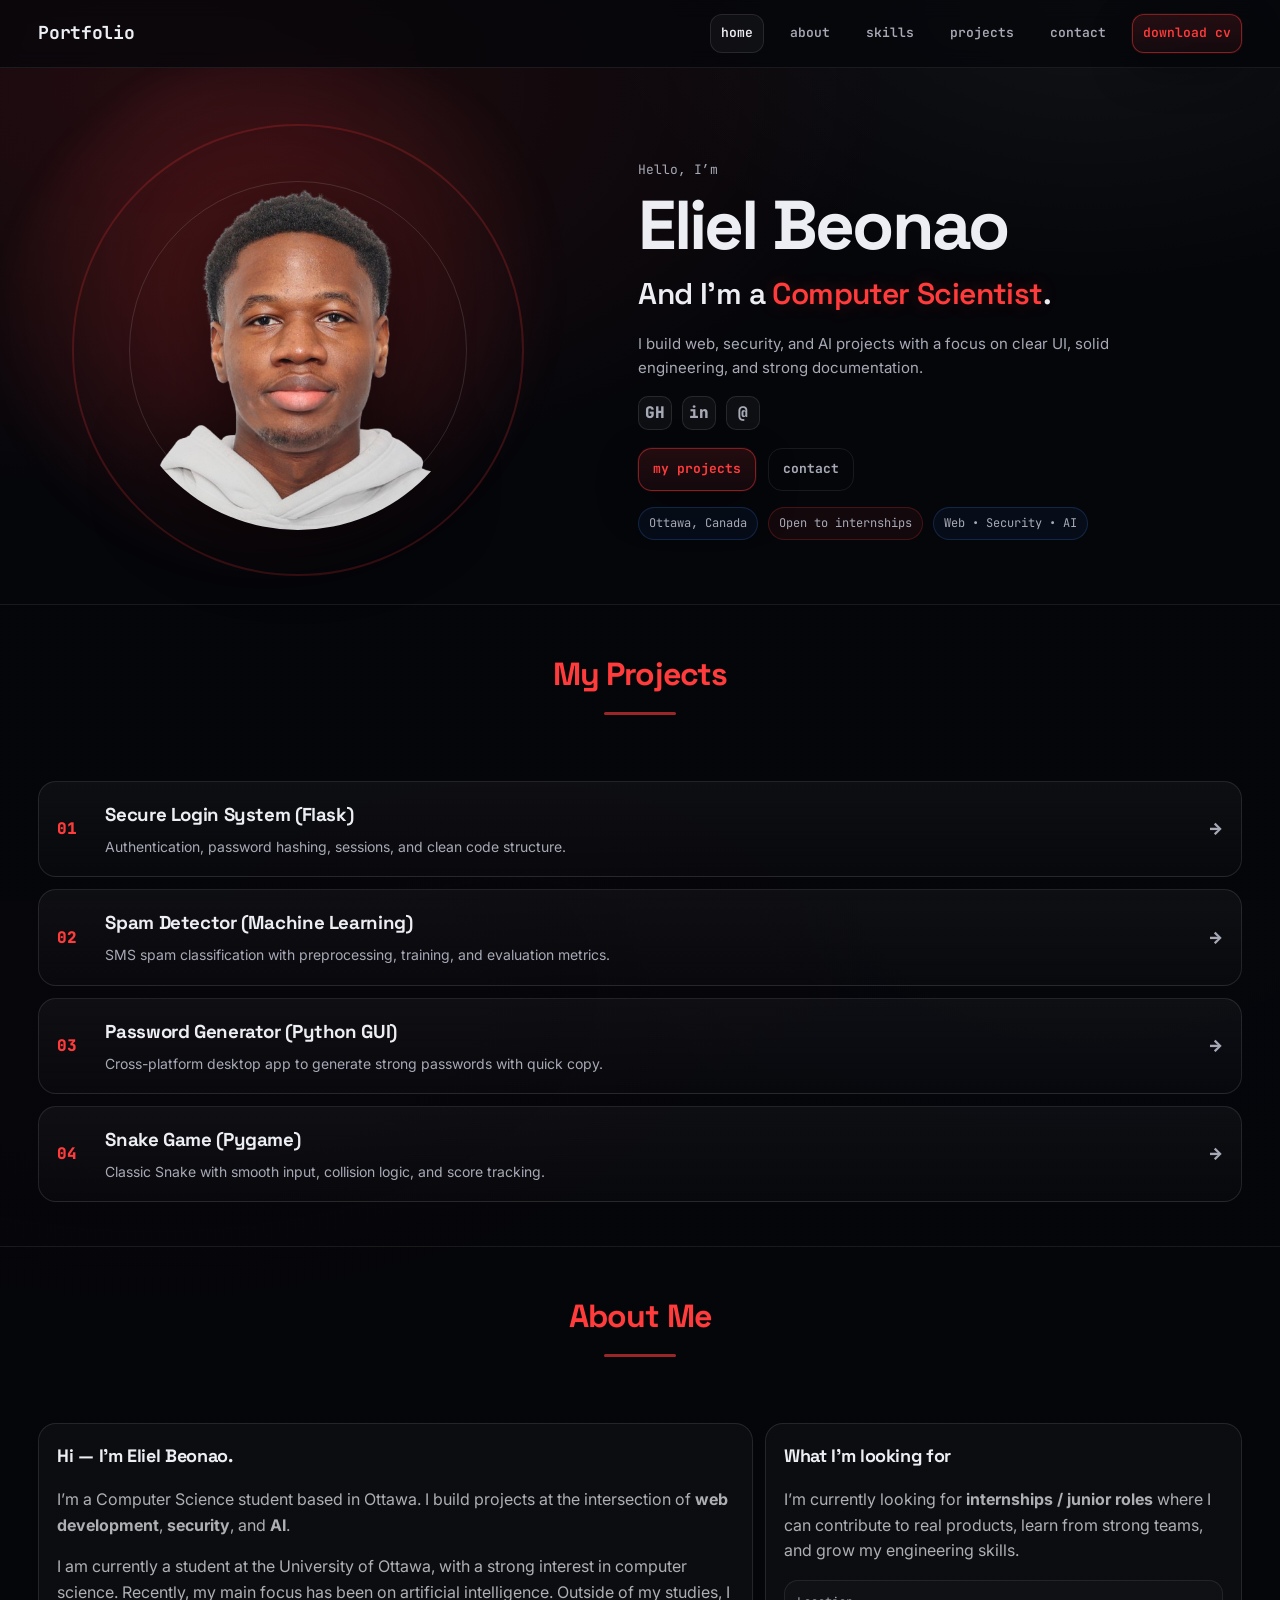
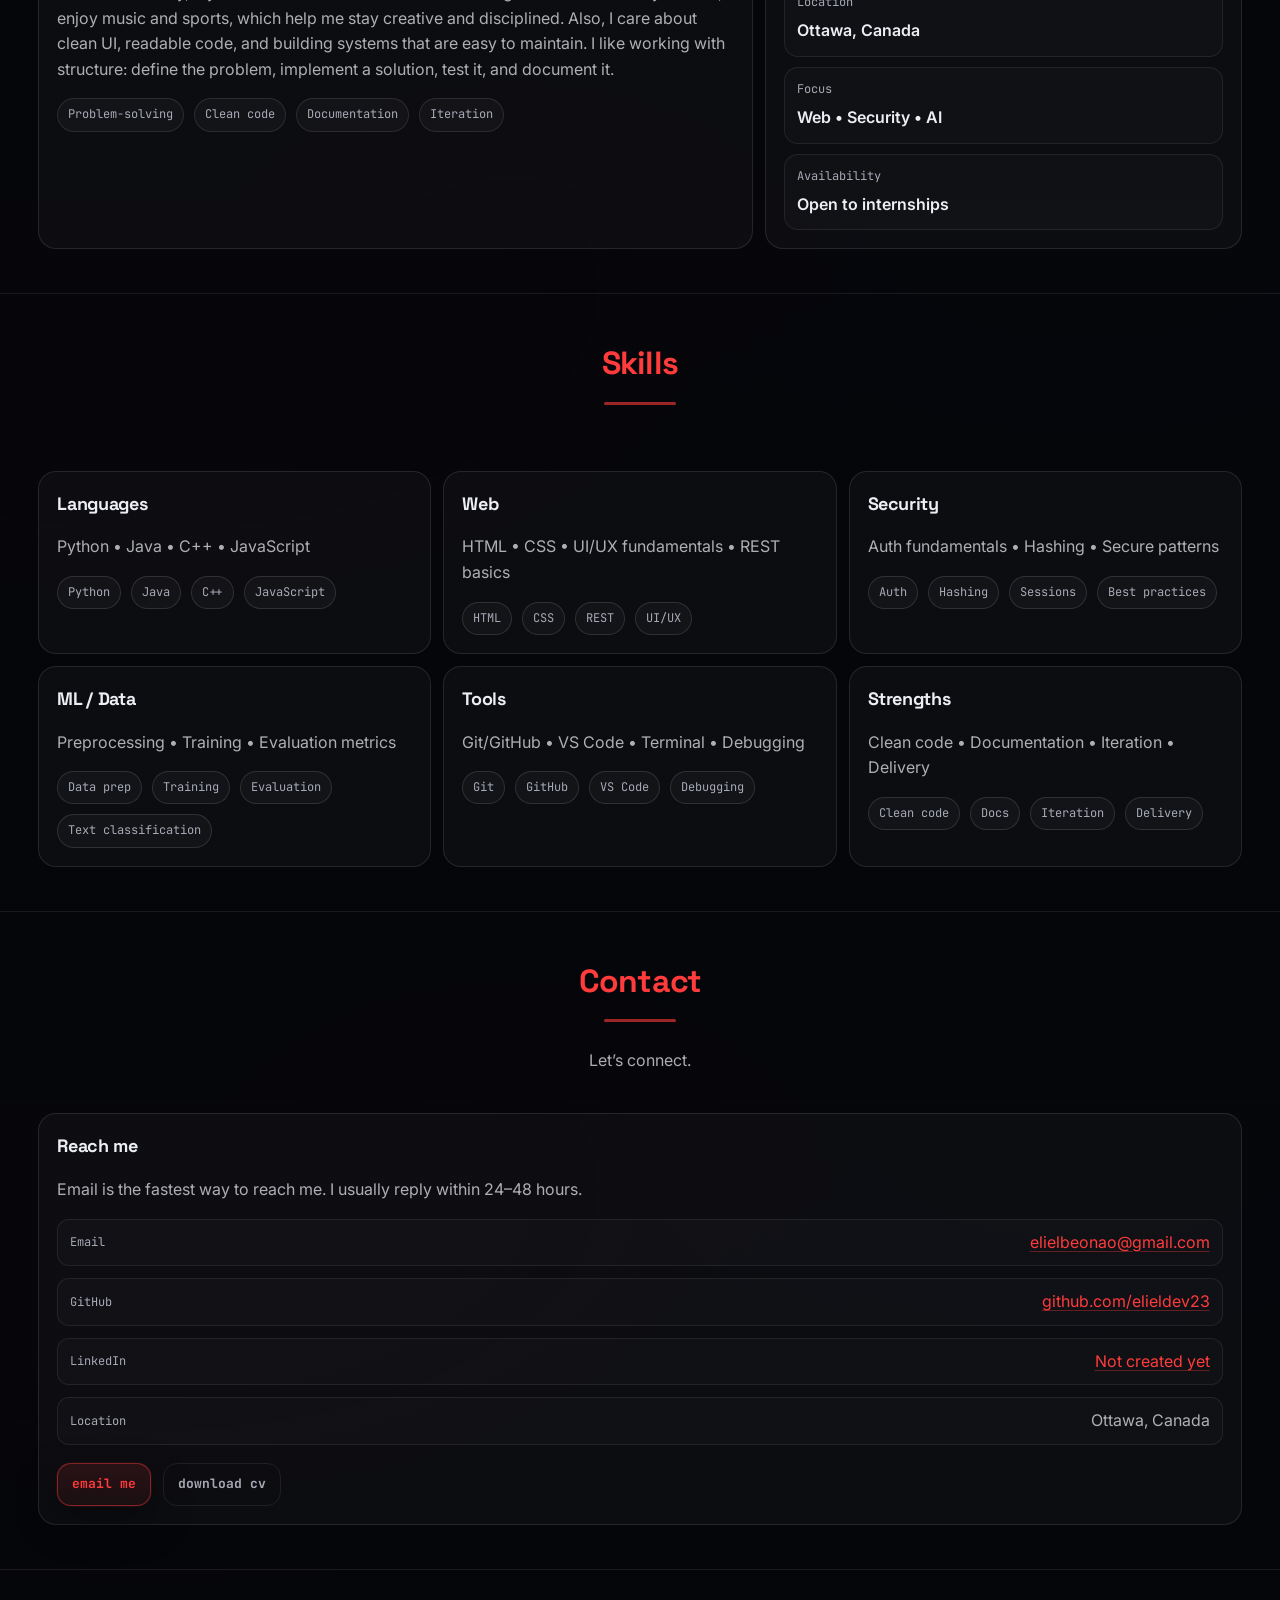
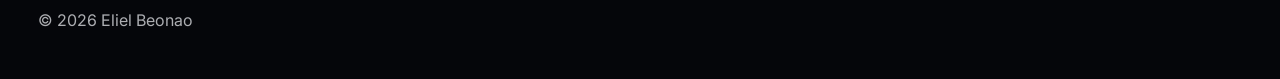
<file: index.html>
<!doctype html>
<html lang="en">
<head>
  <meta charset="utf-8" />
  <meta name="viewport" content="width=device-width, initial-scale=1" />
  <title>Eliel Beonao — Portfolio</title>

  <link rel="preconnect" href="https://fonts.googleapis.com">
  <link rel="preconnect" href="https://fonts.gstatic.com" crossorigin>
  <link href="https://fonts.googleapis.com/css2?family=Inter:wght@400;500;600;700&family=Space+Grotesk:wght@500;600;700&family=JetBrains+Mono:wght@500;700&display=swap" rel="stylesheet">

  <link rel="stylesheet" href="css/style.css" />
</head>

<body>
  <!-- Top bar -->
  <header class="top">
    <div class="container top-inner">
      <div class="brand">Portfolio</div>

      <nav class="nav">
        <a href="#home" class="active">home</a>
        <a href="#about">about</a>
        <a href="#skills">skills</a>
        <a href="#projects">projects</a>
        <a href="#contact">contact</a>

        <a class="btn btn-small primary" href="assets/cv.pdf" download>
          download cv
        </a>
      </nav>
    </div>
  </header>

  <main>
    <!-- HERO -->
    <section class="hero" id="home">
      <div class="container hero-inner">
        <div class="hero-left">
          <div class="orb">
            <div class="orb-glow"></div>
            <div class="orb-ring"></div>

            <img
              class="avatar-img"
              src="assets/portrait.png"
              alt="Eliel Beonao portrait"
            />
          </div>
        </div>

        <div class="hero-right">
          <p class="kicker">Hello, I’m</p>

          <h1 class="hero-title">Eliel Beonao</h1>

          <h2 class="hero-subtitle">
            And I’m a <span class="accent">Computer Scientist</span>.
          </h2>

          <p class="hero-text">
            I build web, security, and AI projects with a focus on clear UI, solid engineering, and strong documentation.
          </p>

          <div class="social">
            <a class="icon" href="https://github.com/elieldev23" target="_blank" rel="noreferrer" aria-label="GitHub">GH</a>
            <a class="icon" href="linkedin.html" aria-label="LinkedIn">in</a>
            <a class="icon" href="mailto:elielbeonao@gmail.com" aria-label="Email">@</a>
          </div>

          <div class="actions">
            <a class="btn primary" href="#projects">my projects</a>
            <a class="btn ghost" href="#contact">contact</a>
          </div>

          <div class="quick">
            <span class="pill">Ottawa, Canada</span>
            <span class="pill">Open to internships</span>
            <span class="pill">Web • Security • AI</span>
          </div>
        </div>
      </div>
    </section>

    <!-- PROJECTS -->
    <section id="projects" class="section">
      <div class="container section-head">
        <h2 class="section-title"> My Projects</h2>
        <p> </p>
      </div>

      <div class="container list">
        <a class="row" href="https://github.com/elieldev23/secure_login_flask" target="_blank" rel="noreferrer">
          <span class="idx">01</span>
          <div class="row-main">
            <h3>Secure Login System (Flask)</h3>
            <p>Authentication, password hashing, sessions, and clean code structure.</p>
          </div>
          <span class="arrow">→</span>
        </a>

        <a class="row" href="https://github.com/elieldev23/spam-detector" target="_blank" rel="noreferrer">
          <span class="idx">02</span>
          <div class="row-main">
            <h3>Spam Detector (Machine Learning)</h3>
            <p>SMS spam classification with preprocessing, training, and evaluation metrics.</p>
          </div>
          <span class="arrow">→</span>
        </a>

        <a class="row" href="https://github.com/elieldev23/password-generator" target="_blank" rel="noreferrer">
          <span class="idx">03</span>
          <div class="row-main">
            <h3>Password Generator (Python GUI)</h3>
            <p>Cross-platform desktop app to generate strong passwords with quick copy.</p>
          </div>
          <span class="arrow">→</span>
        </a>

        <a class="row" href="https://github.com/elieldev23/snake-pygame" target="_blank" rel="noreferrer">
          <span class="idx">04</span>
          <div class="row-main">
            <h3>Snake Game (Pygame)</h3>
            <p>Classic Snake with smooth input, collision logic, and score tracking.</p>
          </div>
          <span class="arrow">→</span>
        </a>
      </div>
    </section>

    <!-- ABOUT -->
    <section id="about" class="section">
      <div class="container section-head">
        <h2 class="section-title"> About Me</h2>
        <p></p>
      </div>

      <div class="container about-grid">
        <div class="about-card">
          <h3>Hi — I’m Eliel Beonao.</h3>
          <p class="muted">
            I’m a Computer Science student based in Ottawa. I build projects at the intersection of
            <strong>web development</strong>, <strong>security</strong>, and <strong>AI</strong>.
          </p>
          <p class="muted">
            I am currently a student at the University of Ottawa, with a strong interest in computer science.
            Recently, my main focus has been on artificial intelligence.
            Outside of my studies, I enjoy music and sports, which help me stay creative and disciplined.
            Also, I care about clean UI, readable code, and building systems that are easy to maintain.
            I like working with structure: define the problem, implement a solution, test it, and document it.
          </p>

          <div class="about-tags">
            <span class="pill">Problem-solving</span>
            <span class="pill">Clean code</span>
            <span class="pill">Documentation</span>
            <span class="pill">Iteration</span>
          </div>
        </div>

        <div class="about-card">
          <h3>What I’m looking for</h3>
          <p class="muted">
            I’m currently looking for <strong>internships / junior roles</strong> where I can contribute to real products,
            learn from strong teams, and grow my engineering skills.
          </p>

          <div class="about-mini">
            <div class="mini">
              <p class="mini-k">Location</p>
              <p class="mini-v">Ottawa, Canada</p>
            </div>
            <div class="mini">
              <p class="mini-k">Focus</p>
              <p class="mini-v">Web • Security • AI</p>
            </div>
            <div class="mini">
              <p class="mini-k">Availability</p>
              <p class="mini-v">Open to internships</p>
            </div>
          </div>
        </div>
      </div>
    </section>

    <!-- SKILLS -->
    <section id="skills" class="section">
      <div class="container section-head">
        <h2 class="section-title"> Skills</h2>
        <p></p>
      </div>

      <div class="container skills-grid-pro">
        <div class="skill">
          <h3>Languages</h3>
          <p class="muted">Python • Java • C++ • JavaScript</p>
          <div class="chips">
            <span class="chip">Python</span>
            <span class="chip">Java</span>
            <span class="chip">C++</span>
            <span class="chip">JavaScript</span>
          </div>
        </div>

        <div class="skill">
          <h3>Web</h3>
          <p class="muted">HTML • CSS • UI/UX fundamentals • REST basics</p>
          <div class="chips">
            <span class="chip">HTML</span>
            <span class="chip">CSS</span>
            <span class="chip">REST</span>
            <span class="chip">UI/UX</span>
          </div>
        </div>

        <div class="skill">
          <h3>Security</h3>
          <p class="muted">Auth fundamentals • Hashing • Secure patterns</p>
          <div class="chips">
            <span class="chip">Auth</span>
            <span class="chip">Hashing</span>
            <span class="chip">Sessions</span>
            <span class="chip">Best practices</span>
          </div>
        </div>

        <div class="skill">
          <h3>ML / Data</h3>
          <p class="muted">Preprocessing • Training • Evaluation metrics</p>
          <div class="chips">
            <span class="chip">Data prep</span>
            <span class="chip">Training</span>
            <span class="chip">Evaluation</span>
            <span class="chip">Text classification</span>
          </div>
        </div>

        <div class="skill">
          <h3>Tools</h3>
          <p class="muted">Git/GitHub • VS Code • Terminal • Debugging</p>
          <div class="chips">
            <span class="chip">Git</span>
            <span class="chip">GitHub</span>
            <span class="chip">VS Code</span>
            <span class="chip">Debugging</span>
          </div>
        </div>

        <div class="skill">
          <h3>Strengths</h3>
          <p class="muted">Clean code • Documentation • Iteration • Delivery</p>
          <div class="chips">
            <span class="chip">Clean code</span>
            <span class="chip">Docs</span>
            <span class="chip">Iteration</span>
            <span class="chip">Delivery</span>
          </div>
        </div>
      </div>
    </section>

    <!-- CONTACT -->
    <section id="contact" class="section">
      <div class="container section-head">
        <h2 class="section-title"> Contact</h2>
        <p class="muted">Let’s connect.</p>
      </div>

      <div class="container">
        <div class="contact-card">
          <h3>Reach me</h3>

          <p class="muted">
            Email is the fastest way to reach me.
            I usually reply within 24–48 hours.
          </p>

          <div class="contact-lines">
            <div class="cline">
              <span class="ck">Email</span>
              <a class="link" href="mailto:elielbeonao@gmail.com">elielbeonao@gmail.com</a>
            </div>

            <div class="cline">
              <span class="ck">GitHub</span>
              <a class="link" href="https://github.com/elieldev23" target="_blank" rel="noreferrer">github.com/elieldev23</a>
            </div>

            <div class="cline">
              <span class="ck">LinkedIn</span>
              <a class="link" href="linkedin.html">Not created yet</a>
            </div>

            <div class="cline">
              <span class="ck">Location</span>
              <span class="muted">Ottawa, Canada</span>
            </div>
          </div>

          <div class="actions" style="margin-top:18px;">
            <a class="btn primary" href="mailto:elielbeonao@gmail.com">email me</a>
            <a class="btn ghost" href="assets/cv.pdf" download>download cv</a>
          </div>
        </div>
      </div>
    </section>

    <footer class="foot">
      <div class="container">
        <p class="muted">© <span id="y"></span> Eliel Beonao</p>
      </div>
    </footer>
  </main>

  <script>
    document.getElementById("y").textContent = new Date().getFullYear();
  </script>
</body>
</html>
</file>
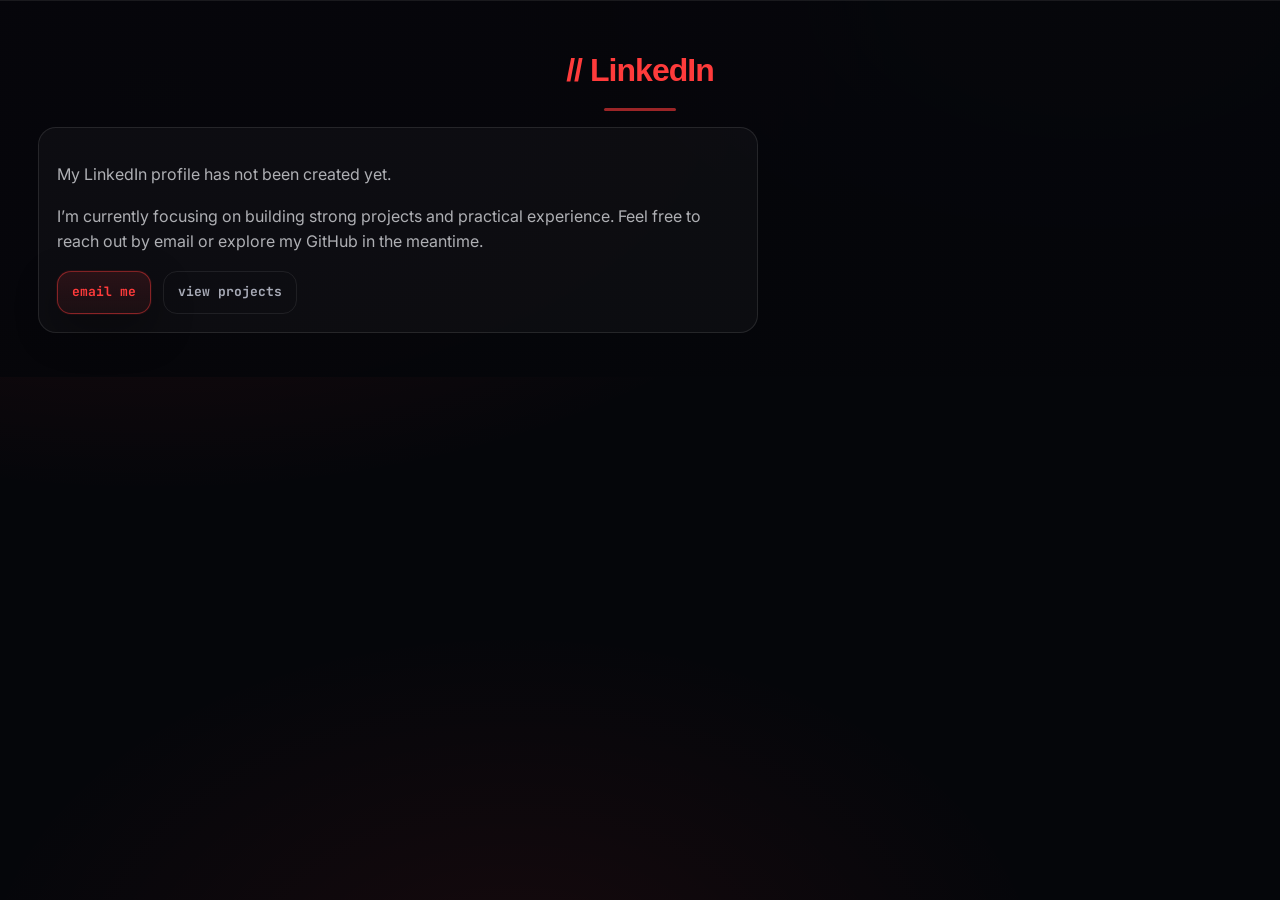
<file: linkedin.html>
<!doctype html>
<html lang="en">
<head>
  <meta charset="utf-8">
  <title>LinkedIn — Coming soon</title>
  <meta name="viewport" content="width=device-width, initial-scale=1">

  <link rel="preconnect" href="https://fonts.googleapis.com">
  <link rel="preconnect" href="https://fonts.gstatic.com" crossorigin>
  <link href="https://fonts.googleapis.com/css2?family=Inter:wght@400;500;600;700&family=JetBrains+Mono:wght@500;700&display=swap" rel="stylesheet">

  <link rel="stylesheet" href="css/style.css">
</head>

<body>
  <main class="section">
    <div class="container">
      <h1 class="section-title">// LinkedIn</h1>

      <div class="contact-card" style="margin-top:16px; max-width:720px;">
        <p class="muted">
          My LinkedIn profile has not been created yet.
        </p>

        <p class="muted">
          I’m currently focusing on building strong projects and practical experience.
          Feel free to reach out by email or explore my GitHub in the meantime.
        </p>

        <div class="actions" style="margin-top:16px;">
          <a class="btn primary" href="mailto:elielbeonao@gmail.com">email me</a>
          <a class="btn ghost" href="index.html#projects">view projects</a>
        </div>
      </div>
    </div>
  </main>
</body>
</html>
</file>
<file: css/style.css>
:root{
  --bg:#05060A;
  --text:#EDEEF3;
  --muted:#A7AAB6;
  --border:rgba(255,255,255,.08);
  --panel:rgba(255,255,255,.03);

  --accent:#FF3B3B;        
  --accent-2:#3B82F6;      

  /* petites helpers (optionnel mais pratique) */
  --accent-2-soft: rgba(59,130,246,.18);
  --accent-soft: rgba(255,59,59,.18);
}

.link{
  color: var(--accent-2);
  text-decoration: underline;
  text-decoration-color: rgba(59,130,246,.35);
  text-underline-offset: 3px;
}
.link:hover{
  color: var(--text);
  text-decoration-color: rgba(255,59,59,.55); 
}

.pill{
  font-family:"JetBrains Mono", monospace;
  font-size:12px;
  color: var(--muted);
  border:1px solid rgba(255,255,255,.10);
  padding:6px 10px;
  border-radius:999px;
  background: rgba(255,255,255,.03);
}

/* Accent bleu pour “info / identité” */
.quick .pill{
  border-color: rgba(59,130,246,.22);
  background: rgba(59,130,246,.06);
}

/* Et si tu veux : rendre “Open to internships” un peu plus important */
.quick .pill:nth-child(2){
  border-color: rgba(255,59,59,.22);
  background: rgba(255,59,59,.06);
}


*{ box-sizing:border-box; }
html, body{ height:100%; }

body{
  margin:0;
  color:var(--text);
  line-height:1.6;
  font-family:"Inter", system-ui, -apple-system, Segoe UI, Roboto, Arial, sans-serif;

  background:
    radial-gradient(1200px 650px at 12% 10%, rgba(255,59,59,.12), transparent 62%),
    radial-gradient(900px 520px at 85% 0%, rgba(255,255,255,.05), transparent 55%),
    radial-gradient(900px 600px at 40% 110%, rgba(255,59,59,.07), transparent 60%),
    var(--bg);
}

a{ color:inherit; text-decoration:none; }

/* Wider container: avoids "everything centered in a narrow column" */
.container{
  width:min(1360px, 94%);
  margin:0 auto;
}

/* Top bar */
.top{
  position:sticky;
  top:0;
  z-index:20;
  background: rgba(5,6,10,.72);
  backdrop-filter: blur(10px);
  border-bottom:1px solid var(--border);
}

.top-inner{
  display:flex;
  align-items:center;
  padding:14px 0;
  gap:16px;
}

.brand{
  font-family:"Space Grotesk", sans-serif;
  font-weight:700;
  letter-spacing:-0.02em;
  font-size:18px;
}

.nav{
  margin-left:auto;
  display:flex;
  align-items:center;
  gap:16px;
}

.nav a{
  font-family:"JetBrains Mono", monospace;
  color:var(--muted);
  font-weight:600;
  font-size:13px;
  padding:8px 10px;
  border-radius:12px;
}

.nav a:hover{
  color:var(--text);
  background: rgba(255,255,255,.06);
}

.nav a.active{
  color:var(--text);
  border:1px solid rgba(255,255,255,.10);
  background: rgba(255,255,255,.04);
}

/* Buttons */
.btn{
  display:inline-flex;
  align-items:center;
  justify-content:center;
  padding:10px 14px;
  border-radius:14px;
  border:1px solid var(--border);
  background: rgba(255,255,255,.05);
  font-family:"JetBrains Mono", monospace;
  font-weight:700;
  font-size:13px;
  color:var(--text);
}

.btn:hover{ background: rgba(255,255,255,.09); }

.btn.primary{
  border-color: rgba(255,59,59,.45);
  color: var(--accent);
  background: linear-gradient(180deg, rgba(255,59,59,.12), rgba(255,59,59,.06));
  box-shadow: 0 0 0 1px rgba(255,59,59,.08), 0 16px 40px rgba(0,0,0,.35);
}

.btn.ghost{
  background: transparent;
  color: var(--muted);
}

.btn-small{
  padding:8px 12px;
  border-radius:12px;
}

/* Hero: template-style layout (left visual + right content), not narrow centered */
.hero{
  padding:72px 0 44px;
}

.hero-inner{
  display:grid;
  grid-template-columns: 520px 1fr;   /* big left visual like the template */
  gap:80px;
  align-items:center;
}

/* LEFT visual placeholder */
.hero-left{
  display:flex;
  justify-content:center;
}

.orb{
  position:relative;
  width:420px;
  height:420px;
  border-radius:999px;
  display:grid;
  place-items:center;
  overflow:visible;
}

.orb-glow{
  position:absolute;
  inset:-90px;
  border-radius:999px;
  background: radial-gradient(circle at 45% 40%, rgba(255,59,59,.26), transparent 60%);
  filter: blur(12px);
  z-index:0;
}

.orb-ring{
  position:absolute;
  inset:-16px;
  border-radius:999px;
  border:2px solid rgba(255,59,59,.20);
  z-index:1;
}

.avatar-img{
  width:360px;
  height:360px;
  object-fit:contain;
  z-index:2;

  /* rendu clean sur fond dark */
  filter: drop-shadow(0 12px 35px rgba(0,0,0,.55));
}

@media (max-width: 1100px){
  .avatar-img{
    width:320px;
    height:320px;
  }
}

@media (max-width: 560px){
  .avatar-img{
    width:260px;
    height:260px;
  }
}

.avatar-img{
  outline: 1px solid rgba(255,255,255,.12);
  outline-offset: -12px;
  border-radius: 999px;
}


/* RIGHT content */
.hero-right{
  max-width: 700px;
}

.kicker{
  font-family:"JetBrains Mono", monospace;
  color:var(--muted);
  font-size:13px;
  margin:0 0 10px;
}

.hero-title{
  font-family:"Space Grotesk", sans-serif;
  margin:0;
  font-size: clamp(38px, 5.4vw, 72px);
  line-height:1.0;
  letter-spacing:-0.04em;
}

.hero-subtitle{
  margin:10px 0 14px;
  font-family:"Space Grotesk", sans-serif;
  font-weight:600;
  font-size: clamp(20px, 2.4vw, 30px);
  letter-spacing:-0.02em;
}

.accent{
  color: var(--accent);
  text-shadow: 0 0 18px rgba(255,59,59,.22);
}

.hero-text{
  margin:0;
  color:var(--muted);
  max-width: 62ch;
  font-size: 15px;
}

.social{
  display:flex;
  gap:10px;
  margin-top:16px;
}

.icon{
  width:34px;
  height:34px;
  border-radius:10px;
  border:1px solid rgba(255,255,255,.10);
  background: rgba(255,255,255,.04);
  display:inline-flex;
  align-items:center;
  justify-content:center;
  font-family:"JetBrains Mono", monospace;
  color:var(--muted);
  font-weight:800;
}

.icon:hover{
  border-color: rgba(255,59,59,.35);
  color: var(--accent);
}

.actions{
  display:flex;
  gap:12px;
  margin-top:18px;
  flex-wrap:wrap;
}

.quick{
  margin-top:16px;
  display:flex;
  gap:10px;
  flex-wrap:wrap;
}

.pill{
  font-family:"JetBrains Mono", monospace;
  font-size:12px;
  color: var(--muted);
  border:1px solid rgba(255,255,255,.10);
  padding:6px 10px;
  border-radius:999px;
  background: rgba(255,255,255,.03);
}

/* Sections */
.section{
  padding:44px 0;
  border-top:1px solid var(--border);
}

.section-head{
  display:flex;
  flex-direction: column;
  align-items:center;
  justify-content:center;
  text-align:center;
  gap:10px;
  margin-bottom:24px;
}

.section-title{
  font-family:"JetBrains Mono", monospace;
  margin:0;
  font-size: clamp(26px, 3vw, 40px);
  letter-spacing:-.02em;
}


.muted{ color:var(--muted); }

/* Projects list */
.list{
  display:grid;
  gap:12px;
}

.row{
  display:flex;
  align-items:center;
  gap:14px;
  padding:18px;
  border:1px solid rgba(255,255,255,.10);
  border-radius:18px;
  background:
    linear-gradient(180deg, rgba(255,255,255,.04), rgba(255,255,255,.015));
  transition: border-color .15s ease, transform .12s ease, background .12s ease;
}

/* Global card hover (same as projects) */
.row:hover,
.about-card:hover,
.skill:hover,
.contact-card:hover{
  border-color: rgba(255,59,59,.40);
  transform: translateY(-1px);
  background:
    linear-gradient(180deg, rgba(255,59,59,.08), rgba(255,255,255,.02));
}


.idx{
  font-family:"JetBrains Mono", monospace;
  color: var(--accent);
  font-weight:900;
  width:34px;
}

.row-main h3{
  font-family:"Space Grotesk", sans-serif;
  margin:0 0 6px;
  letter-spacing:-0.02em;
}

.row-main p{
  margin:0;
  color: var(--muted);
  font-size: 14px;
}

.arrow{
  margin-left:auto;
  color: var(--muted);
  font-weight:900;
}

/* About */

/* Contact */
.contact-card{
  border:1px solid rgba(255,255,255,.10);
  border-radius:18px;
  padding:18px;
  background: rgba(255,255,255,.03);
}

.link{
  color: var(--accent);
  text-decoration: underline;
  text-decoration-color: rgba(255,59,59,.35);
  text-underline-offset: 3px;
}

/* Footer */
.foot{
  padding:22px 0 30px;
  border-top:1px solid var(--border);
}

/* Responsive */
@media (max-width: 1100px){
  .hero-inner{
    grid-template-columns: 420px 1fr;
    gap:48px;
  }
  .orb{ width:360px; height:360px; }
  .avatar-placeholder{ width:320px; height:320px; }
}

@media (max-width: 900px){
  .hero-inner{
    grid-template-columns: 1fr;
    gap:26px;
  }
  .hero-left{ justify-content:flex-start; }
  .two{ grid-template-columns:1fr; }
}

@media (max-width: 560px){
  .nav a:not(.btn){ display:none; }
  .orb{ width:300px; height:300px; }
  .avatar-placeholder{ width:260px; height:260px; }
  .skills-grid{ grid-template-columns:1fr; }
}


.about-grid{
  display:grid;
  grid-template-columns: 1.2fr .8fr;
  gap:12px;
}

.about-card{
  border:1px solid rgba(255,255,255,.10);
  border-radius:18px;
  padding:18px;
  background: rgba(255,255,255,.03);
}

.about-tags{
  display:flex;
  flex-wrap:wrap;
  gap:10px;
  margin-top:14px;
}

.about-mini{
  margin-top:14px;
  display:grid;
  gap:10px;
}

.mini{
  border:1px solid rgba(255,255,255,.08);
  background: rgba(255,255,255,.02);
  border-radius:14px;
  padding:12px;
}

.mini-k{
  margin:0;
  color:var(--muted);
  font-family:"JetBrains Mono", monospace;
  font-size:12px;
}

.mini-v{
  margin:6px 0 0;
  font-weight:600;
}

.skills-grid-pro{
  display:grid;
  grid-template-columns: repeat(3, 1fr);
  gap:12px;
}

.skill{
  border:1px solid rgba(255,255,255,.10);
  border-radius:18px;
  padding:18px;
  background: rgba(255,255,255,.03);
}

.chips{
  display:flex;
  flex-wrap:wrap;
  gap:10px;
  margin-top:12px;
}

.chip{
  font-family:"JetBrains Mono", monospace;
  font-size:12px;
  color:var(--muted);
  border:1px solid rgba(255,255,255,.10);
  background: rgba(255,255,255,.03);
  padding:6px 10px;
  border-radius:999px;
}

@media (max-width: 1000px){
  .about-grid{ grid-template-columns:1fr; }
  .skills-grid-pro{ grid-template-columns: repeat(2, 1fr); }
}

@media (max-width: 560px){
  .skills-grid-pro{ grid-template-columns:1fr; }
}


/* Contact */
.contact-grid{
  display:grid;
  grid-template-columns: 1fr 1fr;
  gap:12px;
}

.contact-card{
  border:1px solid rgba(255,255,255,.10);
  border-radius:18px;
  padding:18px;
  background: rgba(255,255,255,.03);
}

.contact-card h3{
  margin:0 0 8px;
  font-family:"Space Grotesk", sans-serif;
}

.contact-lines{
  margin-top:14px;
  display:grid;
  gap:12px;
}

.cline{
  display:flex;
  justify-content:space-between;
  align-items:center;
  padding:10px 12px;
  border-radius:12px;
  border:1px solid rgba(255,255,255,.08);
  background: rgba(255,255,255,.02);
}

.ck{
  font-family:"JetBrains Mono", monospace;
  font-size:12px;
  color:var(--muted);
}

.quick-box{
  margin-top:14px;
  border:1px solid rgba(255,255,255,.08);
  border-radius:14px;
  padding:14px;
  background: rgba(255,255,255,.02);
}

.quick-box p{
  margin:6px 0;
  font-size:14px;
}

@media (max-width: 900px){
  .contact-grid{
    grid-template-columns:1fr;
  }
}

/* =========================
   TYPO CONSISTENCY PATCH
   (put this at the very end)
   ========================= */

/* 1) Global typography system */
:root{
  --font-body: "Inter", system-ui, -apple-system, Segoe UI, Roboto, Arial, sans-serif;
  --font-title: "Space Grotesk", sans-serif;
  --font-ui: "JetBrains Mono", monospace;
}

body{ font-family: var(--font-body); }

/* 2) Force headings everywhere (About / Skills / Contact included) */
h1, h2, h3{
  font-family: var(--font-title);
  letter-spacing: -0.02em;
}

/* 3) UI text everywhere */
.brand,
.nav a,
.btn,
.kicker,
.section-title,
.idx,
.pill,
.chip,
.ck,
.mini-k,
.icon{
  font-family: var(--font-ui);
}

/* 4) Make all paragraph-like text consistent */
p,
.row-main p,
.hero-text,
.muted{
  font-family: var(--font-body);
}

/* 5) Make about/skills/contact titles match hero/projects better */
.about-card h3,
.skill h3,
.contact-card h3,
.row-main h3{
  font-family: var(--font-title);
  font-weight: 700;
  letter-spacing: -0.02em;
}

/* 6) Optional: slightly better contrast in long text (readability) */
.muted{
  color: rgba(237, 238, 243, 0.72); /* close to your muted but more consistent */
}

/* --- FIX: prevent horizontal overflow (orb glow / blur can create side scroll) --- */
body { overflow-x: hidden; }

/* --- FIX: unify typography (About/Skills/Contact titles were falling back to Inter) --- */
.about-card h3,
.skill h3,
.contact-card h3{
  font-family:"Space Grotesk", sans-serif;
  letter-spacing:-0.02em;
}

/* Optional: keep all card titles consistent size */
.about-card h3,
.skill h3,
.contact-card h3{
  margin:0 0 10px;
  font-size:18px;
}

/* Neutralise le background global dans les sections */
.section {
  background: linear-gradient(
    180deg,
    rgba(5,6,10,0.96),
    rgba(5,6,10,0.96)
  );
}

/* Titres de section principaux */
.section-title{
  font-family:"Space Grotesk", sans-serif;
  font-size:32px;
  font-weight:700;
  letter-spacing:-0.03em;
  color: var(--accent); /* ROUGE */
  text-align:center;
}

/* petit underline clean */
.section-title::after{
  content:"";
  display:block;
  width:72px;
  height:3px;
  margin:12px auto 0;
  border-radius:999px;
  background: rgba(255,59,59,.6);
}

/* Base hover pour TOUTES les cards */
.skill{
  transition: border-color .2s ease, box-shadow .2s ease, transform .15s ease;
}

.skill:hover{
  transform: translateY(-2px);
}

/* Variations par catégorie */
.skill.languages:hover{
  box-shadow: 0 0 0 1px rgba(80,140,255,.35),
              0 20px 60px rgba(80,140,255,.15);
}

.skill.web:hover{
  box-shadow: 0 0 0 1px rgba(0,200,255,.35),
              0 20px 60px rgba(0,200,255,.15);
}

.skill.security:hover{
  box-shadow: 0 0 0 1px rgba(255,59,59,.35),
              0 20px 60px rgba(255,59,59,.15);
}

.skill.ml:hover{
  box-shadow: 0 0 0 1px rgba(170,120,255,.35),
              0 20px 60px rgba(170,120,255,.15);
}

.chip{
  border-color: rgba(255,255,255,.12);
}

.skill:hover .chip{
  border-color: rgba(80,140,255,.4);
  color: #cfe0ff;
}

.skill h3{
  text-shadow: 0 0 0 rgba(0,0,0,0);
  transition: text-shadow .2s ease;
}

.skill:hover h3{
  text-shadow: 0 0 18px rgba(80,140,255,.25);
}

.skill{
  transition:
    border-color .2s ease,
    box-shadow .2s ease,
    transform .15s ease,
    background .2s ease;
}

.skill:hover{
  transform: translateY(-2px);
  border-color: rgba(255,59,59,.45);

  background:
    linear-gradient(
      180deg,
      rgba(255,59,59,.08),
      rgba(255,255,255,.02)
    );

  box-shadow:
    0 0 0 1px rgba(255,59,59,.10),
    0 20px 60px rgba(255,59,59,.15);
}

.skill.featured{
  border-color: rgba(255,59,59,.6);  
  box-shadow:
    0 0 0 1px rgba(255,59,59,.15),
    0 30px 80px rgba(255,59,59,.25);
}

.skill:hover .chip{
  border-color: rgba(255,59,59,.4);
  color: #ffd6d6;
}
</file>
